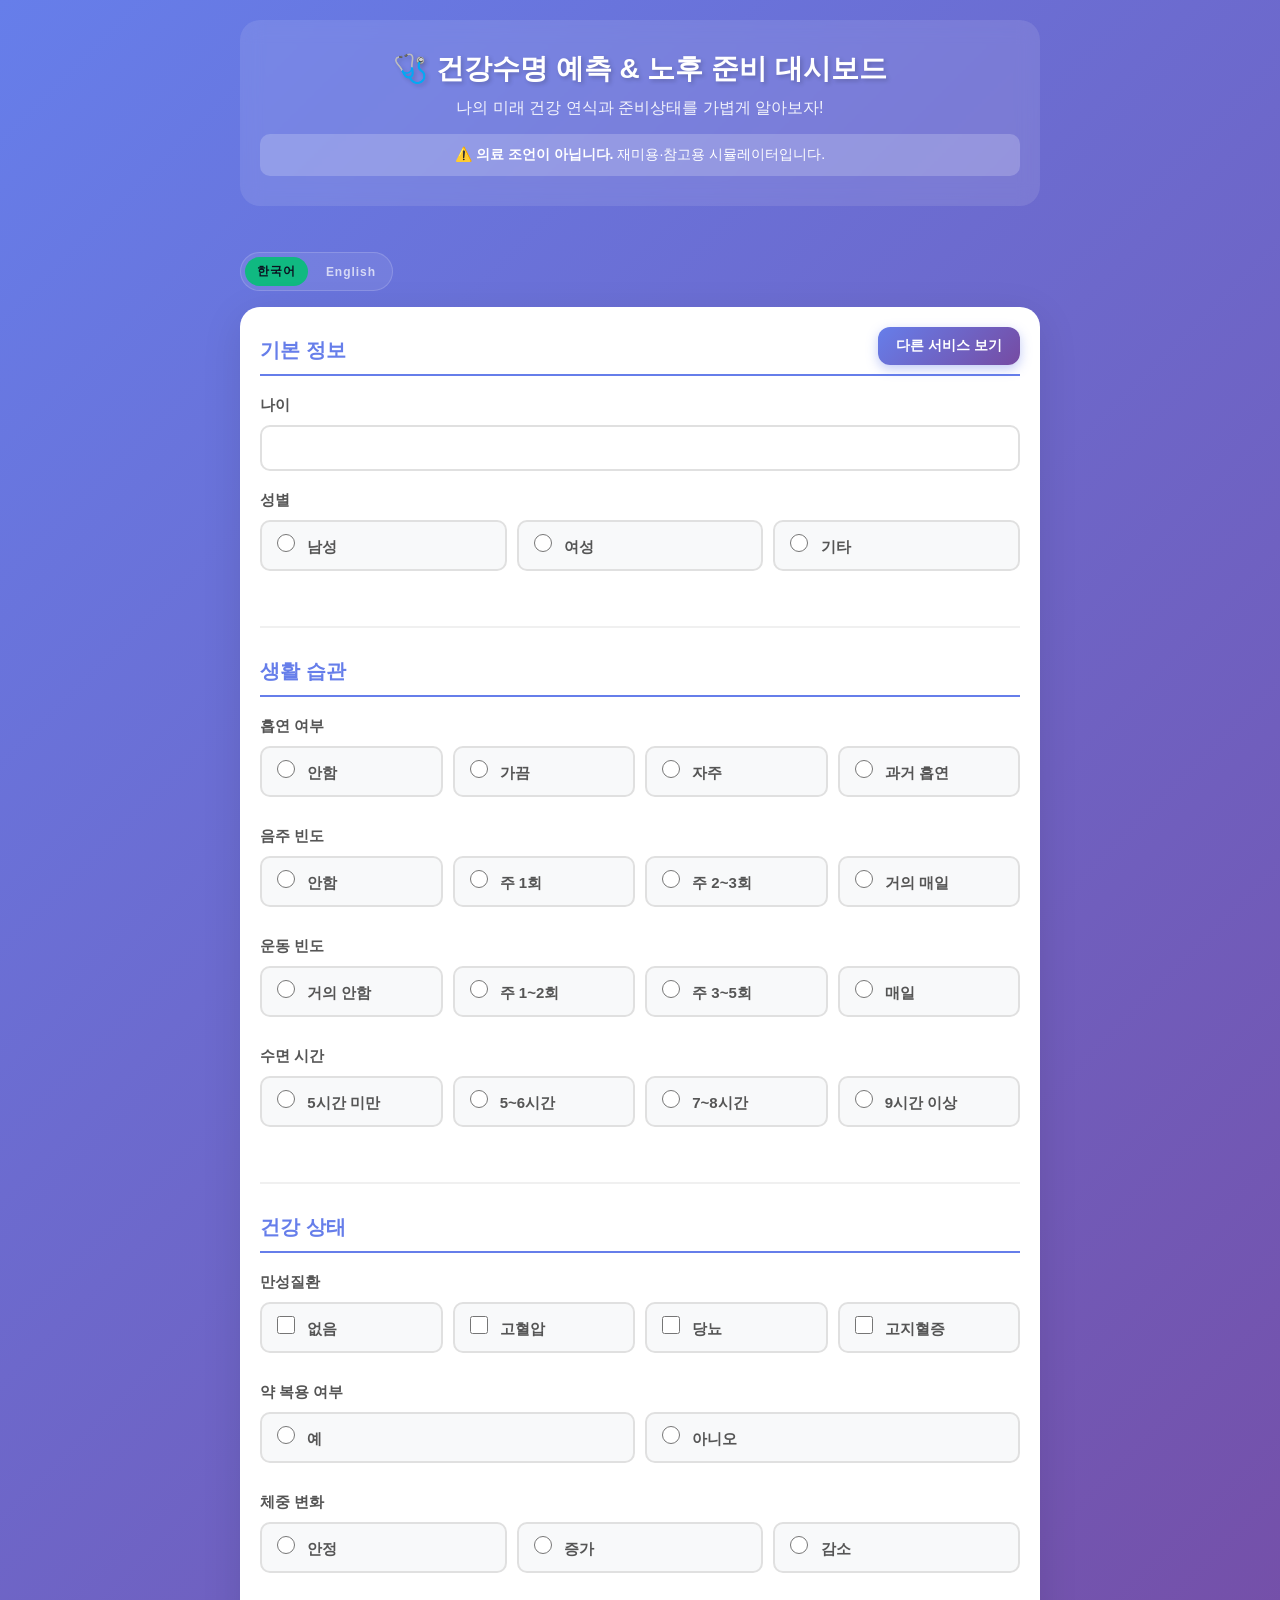
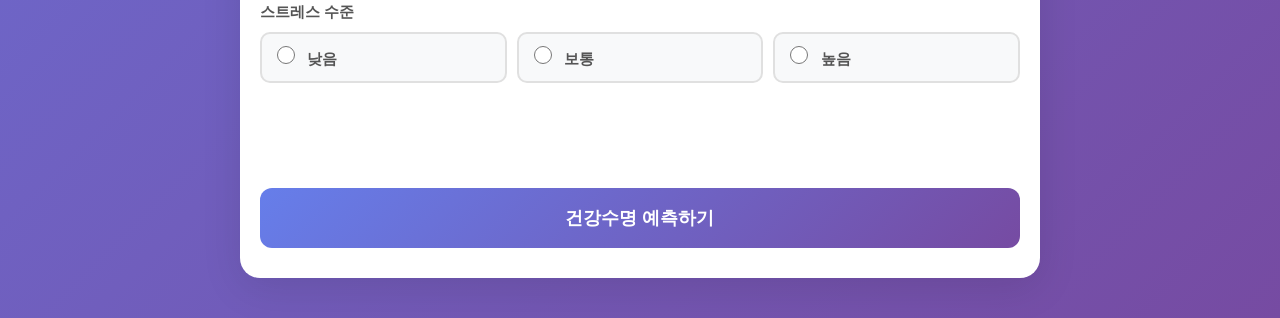
<file: index.html>
<!DOCTYPE html>
<html lang="ko">
<head>
    <meta charset="UTF-8">
    <meta name="viewport" content="width=device-width, initial-scale=1.0">
    <title>건강수명 예측 & 노후 준비 대시보드</title>
    <link rel="stylesheet" href="style.css">
    <meta property="og:image" content="https://dummyimage.com/1200x630/1f2937/f9fafb&text=Healthy+Lifespan+Dashboard" />
    <meta property="og:image:alt" content="Healthy Lifespan Dashboard" />
    <link rel="icon" href="data:image/svg+xml,%3Csvg%20xmlns%3D%27http%3A//www.w3.org/2000/svg%27%20viewBox%3D%270%200%20100%20100%27%3E%3Ctext%20y%3D%27.9em%27%20font-size%3D%2790%27%3E%F0%9F%A9%BA%3C/text%3E%3C/svg%3E" />
<script async src="https://pagead2.googlesyndication.com/pagead/js/adsbygoogle.js?client=ca-pub-1204894220949193"
     crossorigin="anonymous"></script>
    <!-- responsive-base -->
    <style>
      /* responsive-base */
      *, *::before, *::after {
        box-sizing: border-box;
      }
      html {
        -webkit-text-size-adjust: 100%;
      }
      img,
      video,
      canvas,
      svg {
        max-width: 100%;
        height: auto;
      }
      table {
        width: 100%;
      }
      pre,
      code {
        white-space: pre-wrap;
        word-break: break-word;
      }
    </style>
  <style>
    .lang-switch {
      display: inline-flex;
      gap: 6px;
      padding: 4px;
      border-radius: 999px;
      background: rgba(255, 255, 255, 0.08);
      border: 1px solid rgba(255, 255, 255, 0.16);
      margin: 16px auto;
    }

    .lang-switch button {
      border: none;
      background: transparent;
      color: rgba(255, 255, 255, 0.7);
      font-size: 12px;
      font-weight: 700;
      padding: 6px 12px;
      border-radius: 999px;
      cursor: pointer;
      letter-spacing: 0.08em;
    }

    .lang-switch button.active {
      background: #10b981;
      color: #0b1120;
    }

    .adsense-block {
      margin: 16px 0;
      display: flex;
      justify-content: center;
    }
    .adsbygoogle {
      display: block;
      margin: 16px auto;
        text-align: center;
}
  </style>
</head>
<body><div class="container">
        <header class="header">
            <h1 data-i18n="heroTitle">🩺 건강수명 예측 & 노후 준비 대시보드</h1>
            <p class="subtitle" data-i18n="subtitle">나의 미래 건강 연식과 준비상태를 가볍게 알아보자!</p>
            <div class="disclaimer" data-i18n-html="disclaimer">
                ⚠️ <strong>의료 조언이 아닙니다.</strong> 재미용·참고용 시뮬레이터입니다.
            </div>
        </header>

        <div class="lang-switch" role="tablist" aria-label="Language switcher">
            <button type="button" data-lang="ko" class="active" data-i18n-lang="langKorean">한국어</button>
            <button type="button" data-lang="en" data-i18n-lang="langEnglish">English</button>
        </div>

        <!-- 입력 폼 섹션 -->
        <section id="inputSection" class="input-section" style="position: relative;">
            <!-- 다른 서비스 보기 버튼 (기본정보 위 우상단) -->
            <a
                href="https://funnyfunny.cloud/"
                target="_blank"
                rel="noopener noreferrer"
                id="otherServicesBtn"
                style="position: absolute; top: 20px; right: 20px; z-index: 10; display: inline-flex; align-items: center; gap: 6px; padding: 10px 18px; background: linear-gradient(135deg, #667eea 0%, #764ba2 100%); border: none; border-radius: 12px; color: white; text-decoration: none; font-size: 14px; font-weight: 600; transition: all 0.2s; box-shadow: 0 4px 12px rgba(102, 126, 234, 0.4);"
                onmouseover="this.style.transform='scale(1.05)'; this.style.boxShadow='0 6px 16px rgba(102, 126, 234, 0.6)';"
                onmouseout="this.style.transform='scale(1)'; this.style.boxShadow='0 4px 12px rgba(102, 126, 234, 0.4)';"
                data-i18n="btnOtherServices"
            >
                다른 서비스 보기
            </a>
            <form id="healthForm" class="health-form">
                <!-- 기본 정보 -->
                <div class="form-group">
                    <h2 data-i18n="sectionBasic">기본 정보</h2>
                    <div class="input-row">
                        <label for="age" data-i18n="ageLabel">나이</label>
                        <input type="number" id="age" name="age" min="1" max="120" required>
                    </div>
                    <div class="input-row">
                        <label data-i18n="sexLabel">성별</label>
                        <div class="radio-group">
                            <label class="radio-label">
                                <input type="radio" name="sex" value="male" required>
                                <span data-i18n="maleLabel">남성</span>
                            </label>
                            <label class="radio-label">
                                <input type="radio" name="sex" value="female" required>
                                <span data-i18n="femaleLabel">여성</span>
                            </label>
                            <label class="radio-label">
                                <input type="radio" name="sex" value="other" required>
                                <span data-i18n="otherLabel">기타</span>
                            </label>
                        </div>
                    </div>
                </div>

                <!-- 생활 습관 -->
                <div class="form-group">
                    <h2 data-i18n="sectionHabits">생활 습관</h2>
                    <div class="input-row">
                        <label data-i18n="smokingLabel">흡연 여부</label>
                        <div class="radio-group">
                            <label class="radio-label">
                                <input type="radio" name="smoking" value="never" required>
                                <span data-i18n="smokingNever">안함</span>
                            </label>
                            <label class="radio-label">
                                <input type="radio" name="smoking" value="rare" required>
                                <span data-i18n="smokingRare">가끔</span>
                            </label>
                            <label class="radio-label">
                                <input type="radio" name="smoking" value="often" required>
                                <span data-i18n="smokingOften">자주</span>
                            </label>
                            <label class="radio-label">
                                <input type="radio" name="smoking" value="past" required>
                                <span data-i18n="smokingPast">과거 흡연</span>
                            </label>
                        </div>
                    </div>
                    <div class="input-row">
                        <label data-i18n="alcoholLabel">음주 빈도</label>
                        <div class="radio-group">
                            <label class="radio-label">
                                <input type="radio" name="alcohol" value="none" required>
                                <span data-i18n="alcoholNone">안함</span>
                            </label>
                            <label class="radio-label">
                                <input type="radio" name="alcohol" value="week1" required>
                                <span data-i18n="alcoholWeek1">주 1회</span>
                            </label>
                            <label class="radio-label">
                                <input type="radio" name="alcohol" value="week2_3" required>
                                <span data-i18n="alcoholWeek2_3">주 2~3회</span>
                            </label>
                            <label class="radio-label">
                                <input type="radio" name="alcohol" value="daily" required>
                                <span data-i18n="alcoholDaily">거의 매일</span>
                            </label>
                        </div>
                    </div>
                    <div class="input-row">
                        <label data-i18n="exerciseLabel">운동 빈도</label>
                        <div class="radio-group">
                            <label class="radio-label">
                                <input type="radio" name="exercise" value="none" required>
                                <span data-i18n="exerciseNone">거의 안함</span>
                            </label>
                            <label class="radio-label">
                                <input type="radio" name="exercise" value="week1_2" required>
                                <span data-i18n="exerciseWeek1_2">주 1~2회</span>
                            </label>
                            <label class="radio-label">
                                <input type="radio" name="exercise" value="week3_5" required>
                                <span data-i18n="exerciseWeek3_5">주 3~5회</span>
                            </label>
                            <label class="radio-label">
                                <input type="radio" name="exercise" value="daily" required>
                                <span data-i18n="exerciseDaily">매일</span>
                            </label>
                        </div>
                    </div>
                    <div class="input-row">
                        <label data-i18n="sleepLabel">수면 시간</label>
                        <div class="radio-group">
                            <label class="radio-label">
                                <input type="radio" name="sleep" value="<5" required>
                                <span data-i18n="sleepUnder5">5시간 미만</span>
                            </label>
                            <label class="radio-label">
                                <input type="radio" name="sleep" value="5_6" required>
                                <span data-i18n="sleep5_6">5~6시간</span>
                            </label>
                            <label class="radio-label">
                                <input type="radio" name="sleep" value="7_8" required>
                                <span data-i18n="sleep7_8">7~8시간</span>
                            </label>
                            <label class="radio-label">
                                <input type="radio" name="sleep" value="9plus" required>
                                <span data-i18n="sleep9plus">9시간 이상</span>
                            </label>
                        </div>
                    </div>
                </div>

                <!-- 건강 상태 -->
                <div class="form-group">
                    <h2 data-i18n="sectionHealth">건강 상태</h2>
                    <div class="input-row">
                        <label data-i18n="chronicLabel">만성질환</label>
                        <div class="checkbox-group">
                            <label class="checkbox-label">
                                <input type="checkbox" name="chronic" value="none" id="chronic-none">
                                <span data-i18n="chronicNone">없음</span>
                            </label>
                            <label class="checkbox-label">
                                <input type="checkbox" name="chronic" value="hypertension">
                                <span data-i18n="chronicHypertension">고혈압</span>
                            </label>
                            <label class="checkbox-label">
                                <input type="checkbox" name="chronic" value="diabetes">
                                <span data-i18n="chronicDiabetes">당뇨</span>
                            </label>
                            <label class="checkbox-label">
                                <input type="checkbox" name="chronic" value="hyperlipidemia">
                                <span data-i18n="chronicHyperlipidemia">고지혈증</span>
                            </label>
                        </div>
                    </div>
                    <div class="input-row">
                        <label data-i18n="medsLabel">약 복용 여부</label>
                        <div class="radio-group">
                            <label class="radio-label">
                                <input type="radio" name="meds" value="yes" required>
                                <span data-i18n="medsYes">예</span>
                            </label>
                            <label class="radio-label">
                                <input type="radio" name="meds" value="no" required>
                                <span data-i18n="medsNo">아니오</span>
                            </label>
                        </div>
                    </div>
                    <div class="input-row">
                        <label data-i18n="weightLabel">체중 변화</label>
                        <div class="radio-group">
                            <label class="radio-label">
                                <input type="radio" name="weight" value="stable" required>
                                <span data-i18n="weightStable">안정</span>
                            </label>
                            <label class="radio-label">
                                <input type="radio" name="weight" value="increase" required>
                                <span data-i18n="weightIncrease">증가</span>
                            </label>
                            <label class="radio-label">
                                <input type="radio" name="weight" value="decrease" required>
                                <span data-i18n="weightDecrease">감소</span>
                            </label>
                        </div>
                    </div>
                    <div class="input-row">
                        <label data-i18n="stressLabel">스트레스 수준</label>
                        <div class="radio-group">
                            <label class="radio-label">
                                <input type="radio" name="stress" value="low" required>
                                <span data-i18n="stressLow">낮음</span>
                            </label>
                            <label class="radio-label">
                                <input type="radio" name="stress" value="mid" required>
                                <span data-i18n="stressMid">보통</span>
                            </label>
                            <label class="radio-label">
                                <input type="radio" name="stress" value="high" required>
                                <span data-i18n="stressHigh">높음</span>
                            </label>
                        </div>
                    </div>
                </div>

                <button type="submit" class="submit-btn" data-i18n="submitButton">건강수명 예측하기</button>
            </form>
        </section>

        <!-- 결과 섹션 -->
        <section id="resultSection" class="result-section hidden">
            <!-- 건강수명 예상 -->
            <div class="result-card main-result">
                <h2 data-i18n="resultMainTitle">예상 건강수명</h2>
                <div class="lifespan-display">
                    <span class="age-number" id="predictedAge">--</span>
                    <span class="age-unit" data-i18n="ageUnit">세</span>
                </div>
                <p class="years-remaining" id="yearsRemaining" data-i18n="yearsRemainingLabel">남은 건강 연식: --년</p>
            </div>

            <!-- 현재 상태 요약 -->
            <div class="result-card">
                <h2 data-i18n="resultStatusTitle">당신의 현재 상태</h2>
                <div class="status-summary" id="statusSummary"></div>
                <div class="score-display">
                    <div class="score-item">
                        <span class="score-label" data-i18n="lifespanScoreLabel">건강수명 포인트</span>
                        <span class="score-value" id="lifespanScore">--</span>
                    </div>
                    <div class="score-item">
                        <span class="score-label" data-i18n="riskScoreLabel">리스크 포인트</span>
                        <span class="score-value risk" id="riskScore">--</span>
                    </div>
                    <div class="score-item">
                        <span class="score-label" data-i18n="improvementScoreLabel">회복 가능 포인트</span>
                        <span class="score-value improvement" id="improvementScore">--</span>
                    </div>
                </div>
            </div>

            <!-- 개선하면 늘어나는 건강 포인트 -->
            <div class="result-card">
                <h2 data-i18n="resultImprovementTitle">개선하면 늘어나는 건강 포인트</h2>
                <div class="improvement-list" id="improvementList"></div>
                <p class="improvement-summary" id="improvementSummary"></p>
            </div>

            <!-- 노후 필수 체크리스트 -->
            <div class="result-card">
                <h2 data-i18n="checklistTitle">노후 필수 체크리스트</h2>
                <ul class="checklist" id="checklist">
                    <li data-i18n="checklistItem1">✓ 연 1회 기본 건강검진</li>
                    <li data-i18n="checklistItem2">✓ 혈압·혈당 정기 체크</li>
                    <li data-i18n="checklistItem3">✓ 하루 30분 걷기</li>
                    <li data-i18n="checklistItem4">✓ 근력운동 주 2회</li>
                    <li data-i18n="checklistItem5">✓ 인간관계 2명 이상 유지 (사회 고립 리스크 ↓)</li>
                    <li data-i18n="checklistItem6">✓ 보험/노후 재정 체크</li>
                    <li data-i18n="checklistItem7">✓ 비상연락망 정리</li>
                </ul>
            </div>

            <!-- 라이트 콘텐츠 -->
            <div class="result-card">
                <h2 data-i18n="tipsTitle">건강 팁</h2>
                <div class="tips-content">
                    <div class="tip-item">
                        <h3 data-i18n="tip1Title">아침 스트레칭 3가지</h3>
                        <p data-i18n-html="tip1Body">1. 목 돌리기 (좌우 10회)<br>2. 어깨 돌리기 (전후 10회)<br>3. 허리 굽히기 (10초 유지)</p>
                    </div>
                    <div class="tip-item">
                        <h3 data-i18n="tip2Title">걷기 루틴 20분 버전</h3>
                        <p data-i18n-html="tip2Body">아침 10분 + 저녁 10분 걷기로 시작하세요. 점차 시간을 늘려가며 목표는 하루 30분입니다.</p>
                    </div>
                    <div class="tip-item">
                        <h3 data-i18n="tip3Title">초기 만성질환 신호 체크리스트</h3>
                        <p data-i18n-html="tip3Body">✓ 자주 피곤함<br>✓ 소변 빈도 증가<br>✓ 손발 저림<br>✓ 시야 흐림<br>✓ 체중 급변</p>
                    </div>
                </div>
            </div>


            <!-- 다시 계산하기 버튼 -->
            <button class="reset-btn" onclick="resetForm()" data-i18n="resetButton">다시 계산하기</button>
        </section>
    </div>

    <script>
      const translations = {
        ko: {
          metaTitle: "건강수명 예측 & 노후 준비 대시보드",
          heroTitle: "🩺 건강수명 예측 & 노후 준비 대시보드",
          subtitle: "나의 미래 건강 연식과 준비상태를 가볍게 알아보자!",
          disclaimer: "⚠️ <strong>의료 조언이 아닙니다.</strong> 재미용·참고용 시뮬레이터입니다.",
          sectionBasic: "기본 정보",
          ageLabel: "나이",
          sexLabel: "성별",
          maleLabel: "남성",
          femaleLabel: "여성",
          otherLabel: "기타",
          sectionHabits: "생활 습관",
          smokingLabel: "흡연 여부",
          smokingNever: "안함",
          smokingRare: "가끔",
          smokingOften: "자주",
          smokingPast: "과거 흡연",
          alcoholLabel: "음주 빈도",
          alcoholNone: "안함",
          alcoholWeek1: "주 1회",
          alcoholWeek2_3: "주 2~3회",
          alcoholDaily: "거의 매일",
          exerciseLabel: "운동 빈도",
          exerciseNone: "거의 안함",
          exerciseWeek1_2: "주 1~2회",
          exerciseWeek3_5: "주 3~5회",
          exerciseDaily: "매일",
          sleepLabel: "수면 시간",
          sleepUnder5: "5시간 미만",
          sleep5_6: "5~6시간",
          sleep7_8: "7~8시간",
          sleep9plus: "9시간 이상",
          sectionHealth: "건강 상태",
          chronicLabel: "만성질환",
          chronicNone: "없음",
          chronicHypertension: "고혈압",
          chronicDiabetes: "당뇨",
          chronicHyperlipidemia: "고지혈증",
          medsLabel: "약 복용 여부",
          medsYes: "예",
          medsNo: "아니오",
          weightLabel: "체중 변화",
          weightStable: "안정",
          weightIncrease: "증가",
          weightDecrease: "감소",
          stressLabel: "스트레스 수준",
          stressLow: "낮음",
          stressMid: "보통",
          stressHigh: "높음",
          submitButton: "건강수명 예측하기",
          resultMainTitle: "예상 건강수명",
          ageUnit: "세",
          yearsRemainingLabel: "남은 건강 연식: {years}년",
          resultStatusTitle: "당신의 현재 상태",
          lifespanScoreLabel: "건강수명 포인트",
          riskScoreLabel: "리스크 포인트",
          improvementScoreLabel: "회복 가능 포인트",
          resultImprovementTitle: "개선하면 늘어나는 건강 포인트",
          checklistTitle: "노후 필수 체크리스트",
          checklistItem1: "✓ 연 1회 기본 건강검진",
          checklistItem2: "✓ 혈압·혈당 정기 체크",
          checklistItem3: "✓ 하루 30분 걷기",
          checklistItem4: "✓ 근력운동 주 2회",
          checklistItem5: "✓ 인간관계 2명 이상 유지 (사회 고립 리스크 ↓)",
          checklistItem6: "✓ 보험/노후 재정 체크",
          checklistItem7: "✓ 비상연락망 정리",
          tipsTitle: "건강 팁",
          tip1Title: "아침 스트레칭 3가지",
          tip1Body:
            "1. 목 돌리기 (좌우 10회)<br>2. 어깨 돌리기 (전후 10회)<br>3. 허리 굽히기 (10초 유지)",
          tip2Title: "걷기 루틴 20분 버전",
          tip2Body:
            "아침 10분 + 저녁 10분 걷기로 시작하세요. 점차 시간을 늘려가며 목표는 하루 30분입니다.",
          tip3Title: "초기 만성질환 신호 체크리스트",
          tip3Body:
            "✓ 자주 피곤함<br>✓ 소변 빈도 증가<br>✓ 손발 저림<br>✓ 시야 흐림<br>✓ 체중 급변",
          resetButton: "다시 계산하기",
          moreTests: "더 많은 테스트 해보기",
          btnOtherServices: "다른 서비스 보기",
          langKorean: "한국어",
          langEnglish: "English",
          statusBalancedLabel: "균형형",
          statusBalancedSummary:
            "현재 생활습관이 양호합니다. 꾸준히 유지하시면 건강한 노후를 보낼 수 있을 것 같습니다.",
          statusRecoverLabel: "회복필요형",
          statusRecoverSummary:
            "몇 가지 개선하면 더 건강한 노후를 준비할 수 있습니다. 아래 개선 포인트를 참고해보세요.",
          statusRiskLabel: "리스크높음형",
          statusRiskSummary:
            "생활습관 개선이 필요합니다. 지금부터 바꾸면 건강수명을 늘릴 수 있는 여지가 충분합니다.",
          statusSummaryTemplate: "생활습관: <strong>{status}</strong>",
          improvementExerciseNone: "운동 주 3회만 해도",
          improvementExerciseWeek1_2: "운동 주 3~5회로 늘리면",
          improvementSleep: "수면 7~8시간 맞추면",
          improvementAlcoholReduce: "음주 줄이면",
          improvementAlcoholStop: "음주 완전히 끊으면",
          improvementStressManage: "스트레스 관리하면",
          improvementStressReduce: "스트레스 더 줄이면",
          pointsTemplate: "+{points}포인트",
          improvementListEmpty:
            '<p style="text-align: center; color: #999;">이미 좋은 생활습관을 유지하고 계시네요!</p>',
          improvementSummaryRange: "지금부터 바꾸면 건강수명 + {min}~{max}년 가능 (재미용)",
          improvementSummaryDefault: "현재 생활습관을 유지하시면 됩니다!"
        },
        en: {
          metaTitle: "Healthy Lifespan & Retirement Dashboard",
          heroTitle: "🩺 Healthy Lifespan & Retirement Dashboard",
          subtitle: "Get a quick read on your future healthy years and retirement readiness.",
          disclaimer:
            "⚠️ <strong>Not medical advice.</strong> Entertainment/illustrative simulator.",
          sectionBasic: "Basic info",
          ageLabel: "Age",
          sexLabel: "Sex",
          maleLabel: "Male",
          femaleLabel: "Female",
          otherLabel: "Other",
          sectionHabits: "Daily habits",
          smokingLabel: "Smoking",
          smokingNever: "Never",
          smokingRare: "Occasionally",
          smokingOften: "Often",
          smokingPast: "Past smoker",
          alcoholLabel: "Drinking frequency",
          alcoholNone: "None",
          alcoholWeek1: "Once a week",
          alcoholWeek2_3: "2-3 times a week",
          alcoholDaily: "Almost daily",
          exerciseLabel: "Exercise frequency",
          exerciseNone: "Rarely",
          exerciseWeek1_2: "1-2 times a week",
          exerciseWeek3_5: "3-5 times a week",
          exerciseDaily: "Daily",
          sleepLabel: "Sleep duration",
          sleepUnder5: "<5 hrs",
          sleep5_6: "5-6 hrs",
          sleep7_8: "7-8 hrs",
          sleep9plus: "9+ hrs",
          sectionHealth: "Health indicators",
          chronicLabel: "Chronic conditions",
          chronicNone: "None",
          chronicHypertension: "High blood pressure",
          chronicDiabetes: "Diabetes",
          chronicHyperlipidemia: "High cholesterol",
          medsLabel: "Medication",
          medsYes: "Yes",
          medsNo: "No",
          weightLabel: "Weight change",
          weightStable: "Stable",
          weightIncrease: "Increasing",
          weightDecrease: "Decreasing",
          stressLabel: "Stress level",
          stressLow: "Low",
          stressMid: "Moderate",
          stressHigh: "High",
          submitButton: "Predict healthy lifespan",
          resultMainTitle: "Predicted healthy lifespan",
          ageUnit: "yrs",
          yearsRemainingLabel: "Remaining healthy years: {years} yrs",
          resultStatusTitle: "Your current status",
          lifespanScoreLabel: "Healthy lifespan points",
          riskScoreLabel: "Risk points",
          improvementScoreLabel: "Recovery potential",
          resultImprovementTitle: "Points you can gain by improving",
          checklistTitle: "Retirement readiness checklist",
          checklistItem1: "✓ Annual basic health checkup",
          checklistItem2: "✓ Regular blood pressure & sugar checks",
          checklistItem3: "✓ 30 minutes of walking daily",
          checklistItem4: "✓ Strength training twice a week",
          checklistItem5: "✓ Maintain at least 2 social connections (lower isolation risk)",
          checklistItem6: "✓ Review insurance & retirement funds",
          checklistItem7: "✓ Update emergency contacts",
          tipsTitle: "Health tips",
          tip1Title: "3 morning stretches",
          tip1Body:
            "1. Neck circles (10 reps each side)<br>2. Shoulder rolls (10 reps forward/back)<br>3. Waist bends (hold 10 seconds)",
          tip2Title: "20-minute walking routine",
          tip2Body:
            "Start with 10 minutes in the morning + 10 minutes in the evening. Gradually extend to 30 minutes a day.",
          tip3Title: "Early warning signs of chronic issues",
          tip3Body:
            "✓ Frequent fatigue<br>✓ Increased urination<br>✓ Numb hands/feet<br>✓ Blurry vision<br>✓ Rapid weight changes",
          resetButton: "Recalculate",
          moreTests: "Try more tests",
          btnOtherServices: "View Other Services",
          langKorean: "Korean",
          langEnglish: "English",
          statusBalancedLabel: "Balanced",
          statusBalancedSummary:
            "Your current habits look good. Keep them up for a healthy retirement.",
          statusRecoverLabel: "Needs recovery",
          statusRecoverSummary:
            "A few tweaks can strengthen your retirement readiness—refer to the suggestions below.",
          statusRiskLabel: "High risk",
          statusRiskSummary:
            "Lifestyle changes are needed. Starting now can boost your healthy years.",
          statusSummaryTemplate: "Lifestyle: <strong>{status}</strong>",
          improvementExerciseNone: "Just 3 workouts a week",
          improvementExerciseWeek1_2: "Boost to 3-5 workouts weekly",
          improvementSleep: "Match 7-8 hours of sleep",
          improvementAlcoholReduce: "Cut down on drinking",
          improvementAlcoholStop: "Quit drinking entirely",
          improvementStressManage: "Manage stress better",
          improvementStressReduce: "Reduce stress even more",
          pointsTemplate: "+{points} pts",
          improvementListEmpty:
            '<p style="text-align: center; color: #999;">You are already maintaining healthy habits!</p>',
          improvementSummaryRange:
            "Change now for +{min}~{max} years of healthy living (for fun)",
          improvementSummaryDefault: "Keep maintaining your current healthy routine!"
        }
      };
      const defaultLang = "ko";
      const supportedLangs = ["ko", "en"];
      let currentLang = defaultLang;

      function getPack() {
        return translations[currentLang] || translations.ko;
      }

      function formatTemplate(template, vars = {}) {
        if (typeof template !== "string") return "";
        return template.replace(/\{(.*?)\}/g, (_, key) =>
          vars[key] !== undefined ? vars[key] : ""
        );
      }

      function t(key, vars = {}) {
        const pack = getPack();
        const value =
          (pack && pack[key]) || translations.ko[key] || key || "";
        return formatTemplate(value, vars);
      }
      
      // 전역 변수로 설정하여 script.js에서 접근 가능하게
      window.t = t;
      window.currentLang = currentLang;

      function applyTranslations() {
        document.title = t("metaTitle");
        document.querySelectorAll("[data-i18n], [data-i18n-html]").forEach((el) => {
          const htmlKey = el.dataset.i18nHtml;
          const textKey = el.dataset.i18n;
          const key = textKey || htmlKey;
          if (!key) return;
          const rendered = t(key);
          if (htmlKey !== undefined) {
            el.innerHTML = rendered;
          } else {
            el.textContent = rendered;
          }
        });
        // 언어 스위치 버튼 번역
        document.querySelectorAll("[data-i18n-lang]").forEach((el) => {
          const langKey = el.dataset.i18nLang;
          if (langKey) {
            el.textContent = t(langKey);
          }
        });
        updateMoreTestsText();
      }

      function updateMoreTestsText() {
        const moreBtn = document.getElementById("more-tests-btn");
        if (moreBtn) {
          moreBtn.textContent = t("moreTests");
        }
      }

      window.updateMoreTestsText = updateMoreTestsText;

      function setLang(lang, options = {}) {
        const nextLang = translations[lang] ? lang : defaultLang;
        currentLang = nextLang;
        window.currentLang = currentLang;
        window.t = t; // 전역 변수 업데이트
        document.documentElement.lang = nextLang;
        localStorage.setItem("preferredLang", nextLang);
        document.querySelectorAll(".lang-switch button").forEach((button) => {
          button.classList.toggle("active", button.dataset.lang === nextLang);
        });
        applyTranslations();
        if (typeof window.refreshHealthDisplay === "function") {
          window.refreshHealthDisplay();
        }
        if (options.updateUrl) {
          const url = new URL(window.location.href);
          url.searchParams.set("lang", nextLang);
          window.history.replaceState({}, "", url);
        }
      }

      function detectLang() {
        const params = new URLSearchParams(window.location.search);
        const langParam = params.get("lang");
        if (supportedLangs.includes(langParam)) {
          return langParam;
        }
        const stored = localStorage.getItem("preferredLang");
        if (supportedLangs.includes(stored)) {
          return stored;
        }
        const browserLang =
          navigator.languages && navigator.languages.length
            ? navigator.languages[0]
            : navigator.language;
        if (browserLang && browserLang.toLowerCase().startsWith("ko")) {
          return "ko";
        }
        return defaultLang;
      }

      document.addEventListener("DOMContentLoaded", () => {
        document
          .querySelectorAll(".lang-switch button")
          .forEach((button) => {
            button.addEventListener("click", () => {
              setLang(button.dataset.lang, { updateUrl: true });
            });
          });
        setLang(detectLang(), { updateUrl: false });
      });
    </script>

    <script src="script.js"></script>

    
    <script>
      (function () {
        'use strict';
        const targetUrl = 'https://funnyfunny.cloud/';
        function addMoreTestsButton() {
          if (document.getElementById('more-tests-btn')) return;
          const moreBtn = document.createElement('button');
          moreBtn.id = 'more-tests-btn';
          moreBtn.type = 'button';
          moreBtn.dataset.url = targetUrl;
          // t 함수가 전역 변수로 설정되었는지 확인
          const t = window.t || (() => "더 많은 테스트 해보기");
          moreBtn.textContent = t("moreTests");
          moreBtn.className = 'w-full py-4 bg-white border border-purple-100 text-purple-700 font-semibold rounded-xl hover:bg-purple-50 hover:border-purple-200 transition-all duration-200 mt-3';
          moreBtn.addEventListener('click', function () {
            window.open(targetUrl, '_blank', 'noopener');
          });
          const resetBtn = document.querySelector("button.reset-btn, button[onclick*='resetForm']");
          if (resetBtn && resetBtn.parentNode) {
            resetBtn.parentNode.insertBefore(moreBtn, resetBtn.nextSibling);
          } else if (document.body) {
            document.body.appendChild(moreBtn);
          }
          if (typeof updateMoreTestsText === "function") {
            updateMoreTestsText();
          }
        }
        // DOMContentLoaded 후 실행하여 t 함수가 정의된 후 실행
        if (document.readyState === 'loading') {
          document.addEventListener('DOMContentLoaded', addMoreTestsButton);
        } else {
          // 약간의 지연을 두어 t 함수가 정의되도록 함
          setTimeout(addMoreTestsButton, 100);
        }
      })();
    </script>


<ins class="adsbygoogle"
     style="display:block; text-align:center"
     data-ad-client="ca-pub-1204894220949193"
     data-ad-slot="5145068706"
     data-ad-format="auto"
     data-full-width-responsive="true"></ins>
<script>
     (adsbygoogle = window.adsbygoogle || []).push({});
</script>
    
</body>
</html>
</file>
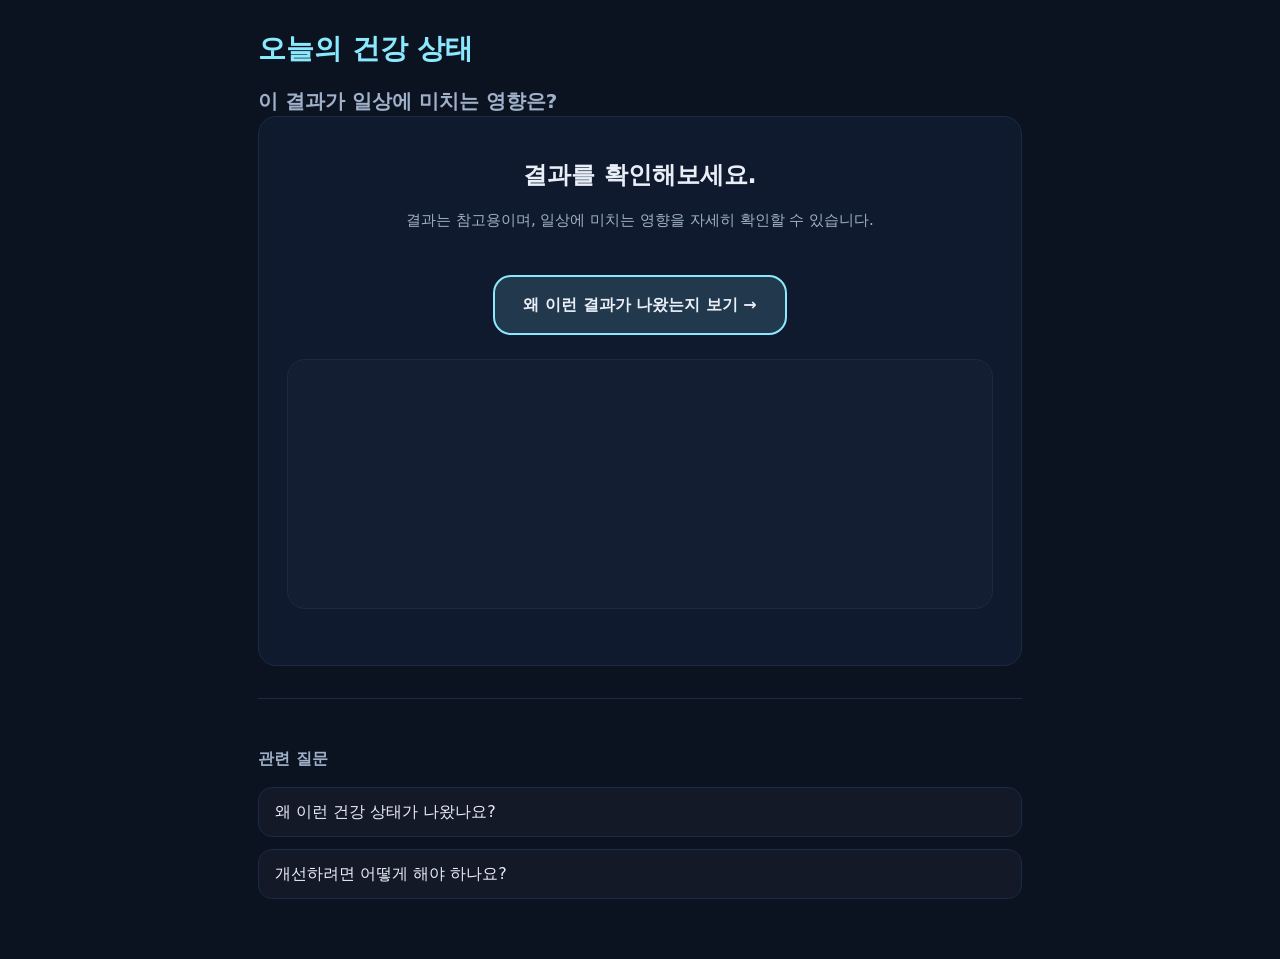
<file: result.html>
<!DOCTYPE html>
<html lang="ko">
<head>
<meta charset="utf-8" />
<meta name="viewport" content="width=device-width,initial-scale=1" />
<title>건강 상태 결과</title>
<style>
:root{--bg:#0b1220;--card:#0f1a2e;--text:#e9eef7;--muted:#9fb0c8;--line:#1c2a45;--accent:#8be9fd;--shadow:0 10px 30px rgba(0,0,0,.35);--radius:18px;}
*{box-sizing:border-box}
body{margin:0;font-family:ui-sans-serif,system-ui;background:#0b1220;color:#e9eef7;line-height:1.5;}
.wrap{max-width:800px;margin:0 auto;padding:28px 18px 60px;}
h1{font-size:28px;font-weight:900;margin:0 0 12px;color:#8be9fd;}
h2{font-size:20px;color:#9fb0c8;margin:16px 0 0;}
.card{background:#0f1a2e;border:1px solid #1c2a45;border-radius:var(--radius);padding:32px 28px;margin-bottom:24px;text-align:center;}
.bigMsg{font-size:24px;line-height:1.5;margin:8px 0 0;font-weight:700;}
.ctaButton{display:inline-block;margin-top:28px;padding:16px 28px;background:rgba(139,233,253,.15);border:2px solid #8be9fd;border-radius:var(--radius);color:#e9eef7;font-weight:700;text-decoration:none;}
.adContainer{margin:24px 0;min-height:250px;background:rgba(255,255,255,.02);border:1px solid #1c2a45;border-radius:var(--radius);padding:20px;}
.faqLinks{margin-top:32px;padding-top:32px;border-top:1px solid #1c2a45;}
.faqList{display:grid;gap:12px;}
.faqLink{padding:12px 16px;border:1px solid #1c2a45;border-radius:14px;background:rgba(255,255,255,.03);color:#e9eef7;text-decoration:none;}
</style>
</head>
<body>
<div class="wrap">
<h1>오늘의 건강 상태</h1>
<h2>이 결과가 일상에 미치는 영향은?</h2>
<div class="card">
<p class="bigMsg" id="resultText">결과를 확인해보세요.</p>
<p style="color:#9fb0c8;margin-top:16px;font-size:15px;" id="resultDesc">결과는 참고용이며, 일상에 미치는 영향을 자세히 확인할 수 있습니다.</p>
<a href="result/why.html" class="ctaButton">왜 이런 결과가 나왔는지 보기 →</a>
<div class="adContainer"><ins class="adsbygoogle" style="display:block" data-ad-client="ca-pub-1204894220949193" data-ad-slot="7300458753"></ins></div>
</div>
<div class="faqLinks"><h3 style="font-size:16px;color:#9fb0c8;margin-bottom:16px;">관련 질문</h3><div class="faqList"><a href="faq/why-result.html" class="faqLink">왜 이런 건강 상태가 나왔나요?</a><a href="faq/improve.html" class="faqLink">개선하려면 어떻게 해야 하나요?</a></div></div>
</div>
<script>(adsbygoogle=window.adsbygoogle||[]).push({});</script>
<script async src="https://pagead2.googlesyndication.com/pagead/js/adsbygoogle.js?client=ca-pub-1204894220949193" crossorigin="anonymous"></script>
</body>
</html>
</file>
<file: style.css>
* {
    margin: 0;
    padding: 0;
    box-sizing: border-box;
}

body {
    font-family: -apple-system, BlinkMacSystemFont, 'Segoe UI', 'Noto Sans KR', sans-serif;
    background: linear-gradient(135deg, #667eea 0%, #764ba2 100%);
    min-height: 100vh;
    padding: 20px;
    color: #333;
}

.container {
    max-width: 800px;
    margin: 0 auto;
}

/* 헤더 */
.header {
    text-align: center;
    color: white;
    margin-bottom: 30px;
    padding: 30px 20px;
    background: rgba(255, 255, 255, 0.1);
    border-radius: 20px;
    backdrop-filter: blur(10px);
}

.header h1 {
    font-size: 28px;
    margin-bottom: 10px;
    text-shadow: 2px 2px 4px rgba(0, 0, 0, 0.2);
}

.subtitle {
    font-size: 16px;
    opacity: 0.9;
    margin-bottom: 15px;
}

.disclaimer {
    background: rgba(255, 255, 255, 0.2);
    padding: 12px 20px;
    border-radius: 10px;
    font-size: 14px;
    margin-top: 15px;
}

/* 입력 섹션 */
.input-section {
    background: white;
    border-radius: 20px;
    padding: 30px 20px;
    box-shadow: 0 10px 40px rgba(0, 0, 0, 0.1);
    margin-bottom: 20px;
}

.form-group {
    margin-bottom: 30px;
    padding-bottom: 25px;
    border-bottom: 2px solid #f0f0f0;
}

.form-group:last-of-type {
    border-bottom: none;
}

.form-group h2 {
    font-size: 20px;
    color: #667eea;
    margin-bottom: 20px;
    padding-bottom: 10px;
    border-bottom: 2px solid #667eea;
}

.input-row {
    margin-bottom: 20px;
}

.input-row label {
    display: block;
    font-weight: 600;
    margin-bottom: 10px;
    color: #555;
    font-size: 15px;
}

.input-row input[type="number"] {
    width: 100%;
    padding: 12px;
    border: 2px solid #e0e0e0;
    border-radius: 10px;
    font-size: 16px;
    transition: border-color 0.3s;
}

.input-row input[type="number"]:focus {
    outline: none;
    border-color: #667eea;
}

.radio-group,
.checkbox-group {
    display: grid;
    grid-template-columns: repeat(auto-fit, minmax(120px, 1fr));
    gap: 10px;
}

.radio-label,
.checkbox-label {
    display: flex;
    align-items: center;
    padding: 12px 15px;
    background: #f8f9fa;
    border: 2px solid #e0e0e0;
    border-radius: 10px;
    cursor: pointer;
    transition: all 0.3s;
    font-size: 14px;
}

.radio-label:hover,
.checkbox-label:hover {
    background: #e8f0fe;
    border-color: #667eea;
}

.radio-label input[type="radio"],
.checkbox-label input[type="checkbox"] {
    margin-right: 8px;
    width: 18px;
    height: 18px;
    cursor: pointer;
}

.radio-label input[type="radio"]:checked + span,
.checkbox-label input[type="checkbox"]:checked + span {
    color: #667eea;
    font-weight: 600;
}

.radio-label:has(input[type="radio"]:checked),
.checkbox-label:has(input[type="checkbox"]:checked) {
    background: #e8f0fe;
    border-color: #667eea;
}

.submit-btn {
    width: 100%;
    padding: 18px;
    background: linear-gradient(135deg, #667eea 0%, #764ba2 100%);
    color: white;
    border: none;
    border-radius: 12px;
    font-size: 18px;
    font-weight: 600;
    cursor: pointer;
    transition: transform 0.2s, box-shadow 0.2s;
    margin-top: 20px;
}

.submit-btn:hover {
    transform: translateY(-2px);
    box-shadow: 0 5px 20px rgba(102, 126, 234, 0.4);
}

.submit-btn:active {
    transform: translateY(0);
}

/* 결과 섹션 */
.result-section {
    animation: fadeIn 0.5s ease-in;
}

.result-section.hidden {
    display: none;
}

@keyframes fadeIn {
    from {
        opacity: 0;
        transform: translateY(20px);
    }
    to {
        opacity: 1;
        transform: translateY(0);
    }
}

.result-card {
    background: white;
    border-radius: 20px;
    padding: 25px 20px;
    margin-bottom: 20px;
    box-shadow: 0 5px 20px rgba(0, 0, 0, 0.1);
}

.result-card h2 {
    font-size: 22px;
    color: #667eea;
    margin-bottom: 20px;
    padding-bottom: 10px;
    border-bottom: 2px solid #f0f0f0;
}

/* 메인 결과 카드 */
.main-result {
    background: linear-gradient(135deg, #667eea 0%, #764ba2 100%);
    color: white;
    text-align: center;
}

.main-result h2 {
    color: white;
    border-bottom-color: rgba(255, 255, 255, 0.3);
}

.lifespan-display {
    display: flex;
    align-items: baseline;
    justify-content: center;
    margin: 20px 0;
}

.age-number {
    font-size: 64px;
    font-weight: 700;
    line-height: 1;
}

.age-unit {
    font-size: 32px;
    margin-left: 10px;
    opacity: 0.9;
}

.years-remaining {
    font-size: 18px;
    opacity: 0.9;
    margin-top: 10px;
}

/* 상태 요약 */
.status-summary {
    background: #f8f9fa;
    padding: 15px;
    border-radius: 10px;
    margin-bottom: 20px;
    font-size: 15px;
    line-height: 1.8;
}

.score-display {
    display: grid;
    grid-template-columns: repeat(auto-fit, minmax(150px, 1fr));
    gap: 15px;
    margin-top: 20px;
}

.score-item {
    background: #f8f9fa;
    padding: 15px;
    border-radius: 10px;
    text-align: center;
}

.score-label {
    display: block;
    font-size: 13px;
    color: #666;
    margin-bottom: 8px;
}

.score-value {
    display: block;
    font-size: 28px;
    font-weight: 700;
    color: #667eea;
}

.score-value.risk {
    color: #e74c3c;
}

.score-value.improvement {
    color: #27ae60;
}

/* 개선 포인트 */
.improvement-list {
    margin-bottom: 20px;
}

.improvement-item {
    background: #f8f9fa;
    padding: 15px;
    border-radius: 10px;
    margin-bottom: 10px;
    display: flex;
    justify-content: space-between;
    align-items: center;
}

.improvement-item strong {
    color: #667eea;
    font-size: 16px;
}

.improvement-item .points {
    color: #27ae60;
    font-weight: 600;
    font-size: 18px;
}

.improvement-summary {
    background: #e8f5e9;
    padding: 15px;
    border-radius: 10px;
    color: #2e7d32;
    font-weight: 600;
    text-align: center;
    margin-top: 15px;
}

/* 체크리스트 */
.checklist {
    list-style: none;
    padding: 0;
}

.checklist li {
    padding: 12px 15px;
    margin-bottom: 8px;
    background: #f8f9fa;
    border-radius: 8px;
    border-left: 4px solid #667eea;
    font-size: 15px;
    line-height: 1.6;
}

/* 건강 팁 */
.tips-content {
    display: grid;
    gap: 15px;
}

.tip-item {
    background: #f8f9fa;
    padding: 15px;
    border-radius: 10px;
}

.tip-item h3 {
    color: #667eea;
    font-size: 16px;
    margin-bottom: 10px;
}

.tip-item p {
    font-size: 14px;
    line-height: 1.8;
    color: #555;
}


/* 리셋 버튼 */
.reset-btn {
    width: 100%;
    padding: 15px;
    background: #6c757d;
    color: white;
    border: none;
    border-radius: 12px;
    font-size: 16px;
    font-weight: 600;
    cursor: pointer;
    transition: background 0.3s;
    margin-top: 10px;
}

.reset-btn:hover {
    background: #5a6268;
}

/* 모바일 최적화 */
@media (max-width: 600px) {
    .header h1 {
        font-size: 22px;
    }

    .subtitle {
        font-size: 14px;
    }

    .form-group h2 {
        font-size: 18px;
    }

    .radio-group,
    .checkbox-group {
        grid-template-columns: 1fr;
    }

    .age-number {
        font-size: 48px;
    }

    .age-unit {
        font-size: 24px;
    }

    .score-display {
        grid-template-columns: 1fr;
    }

    .result-card {
        padding: 20px 15px;
    }
}
</file>
